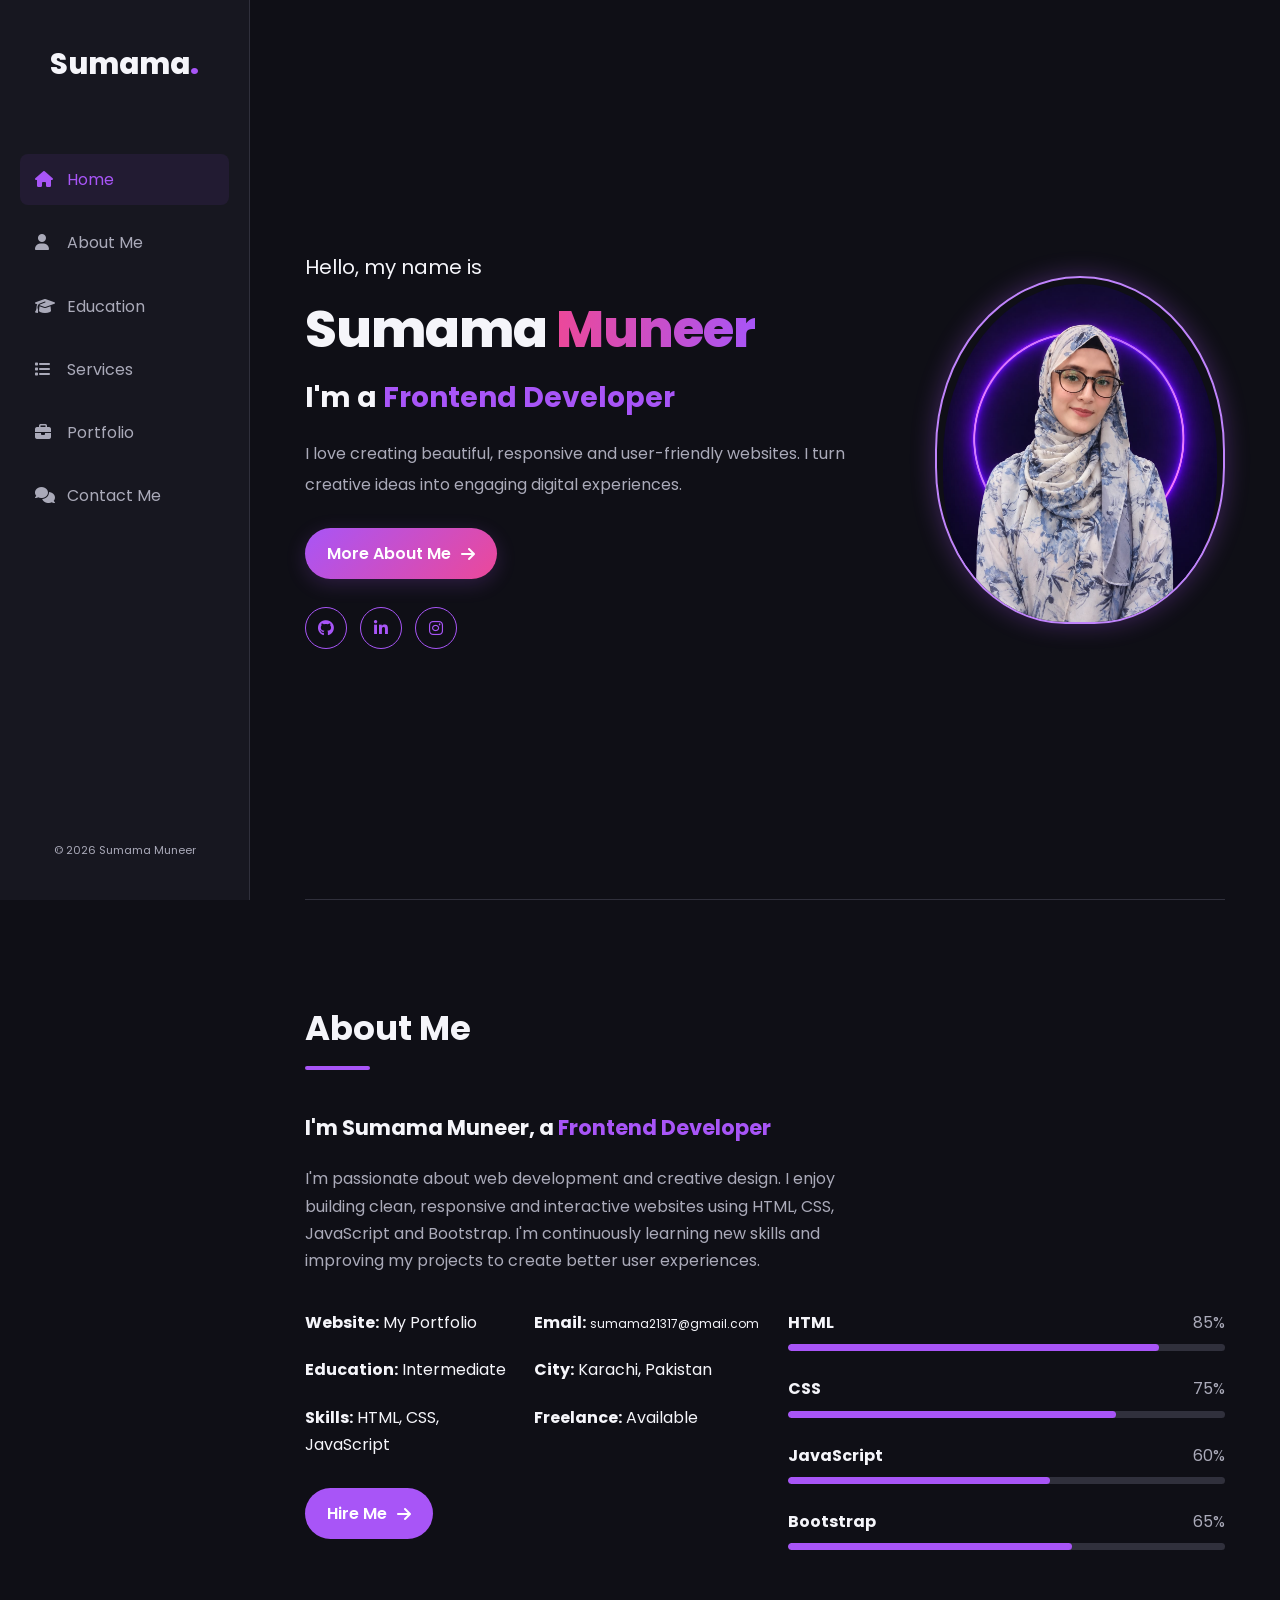
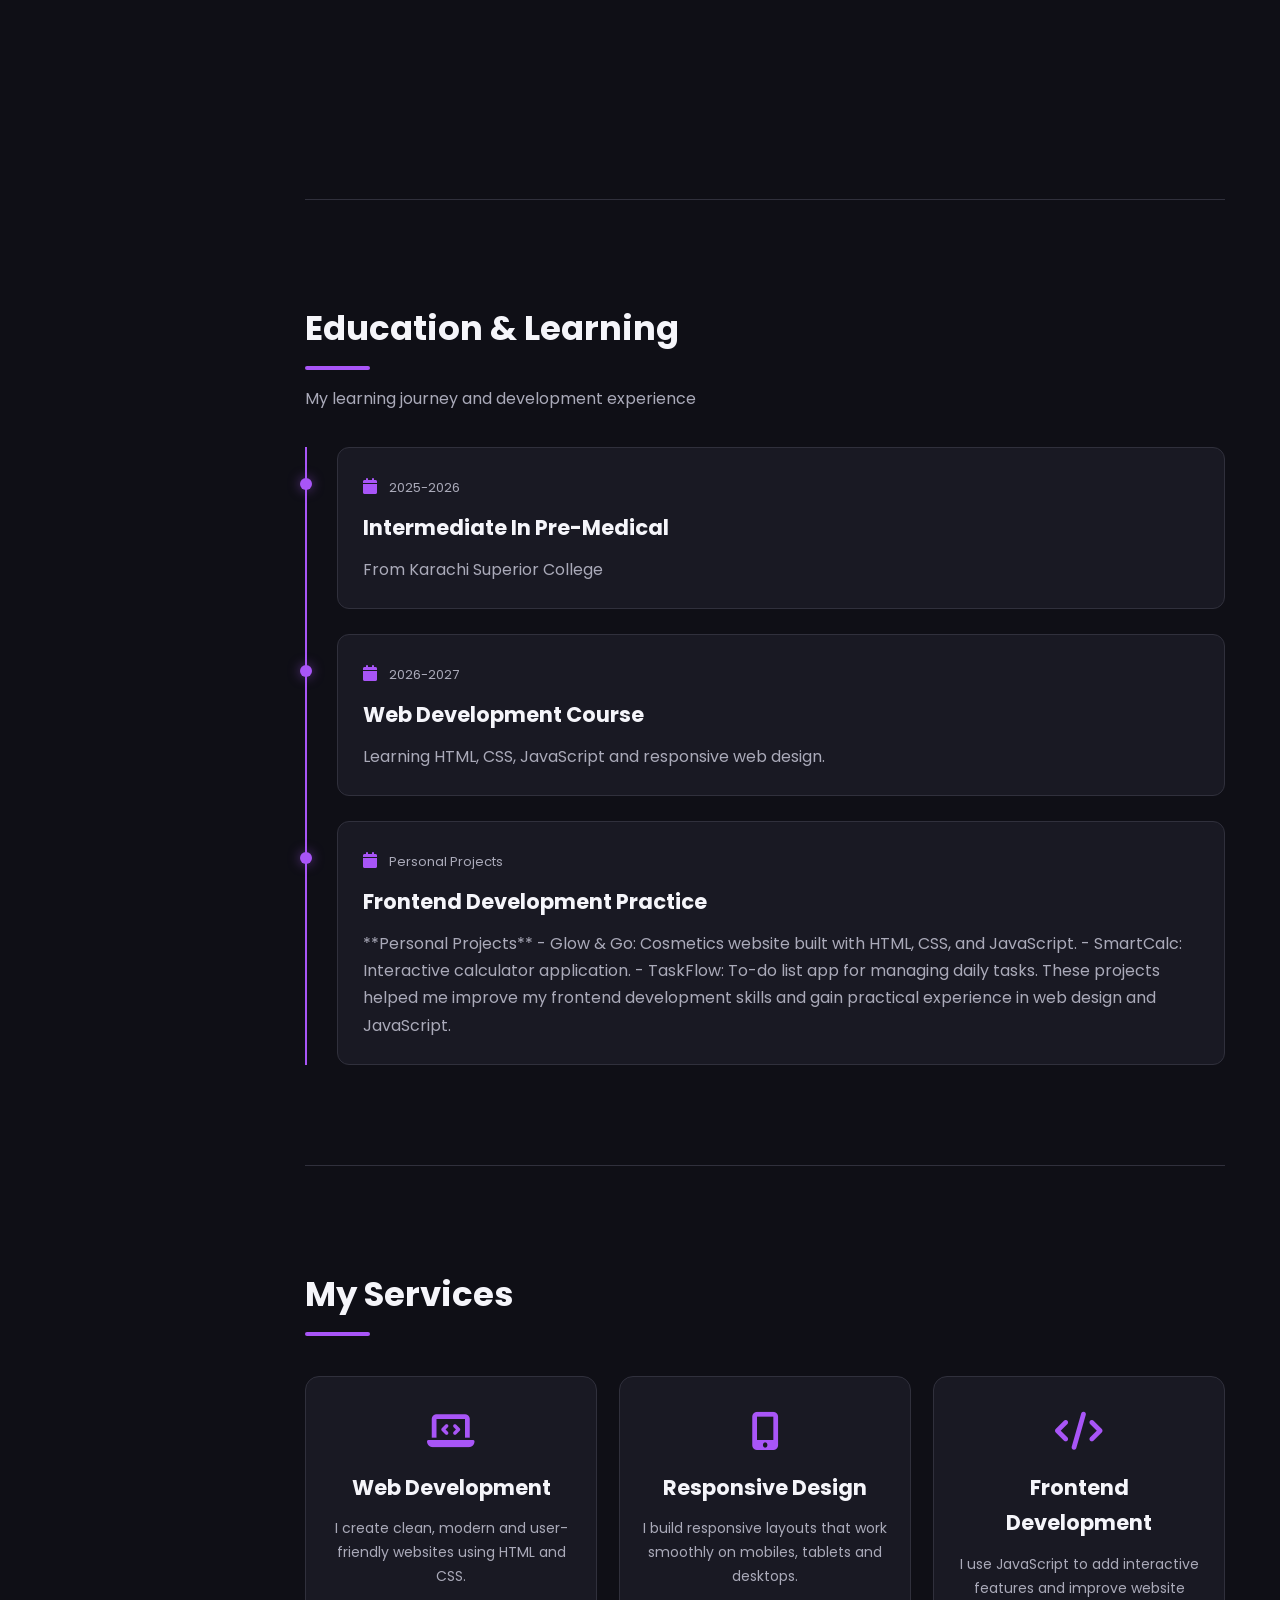
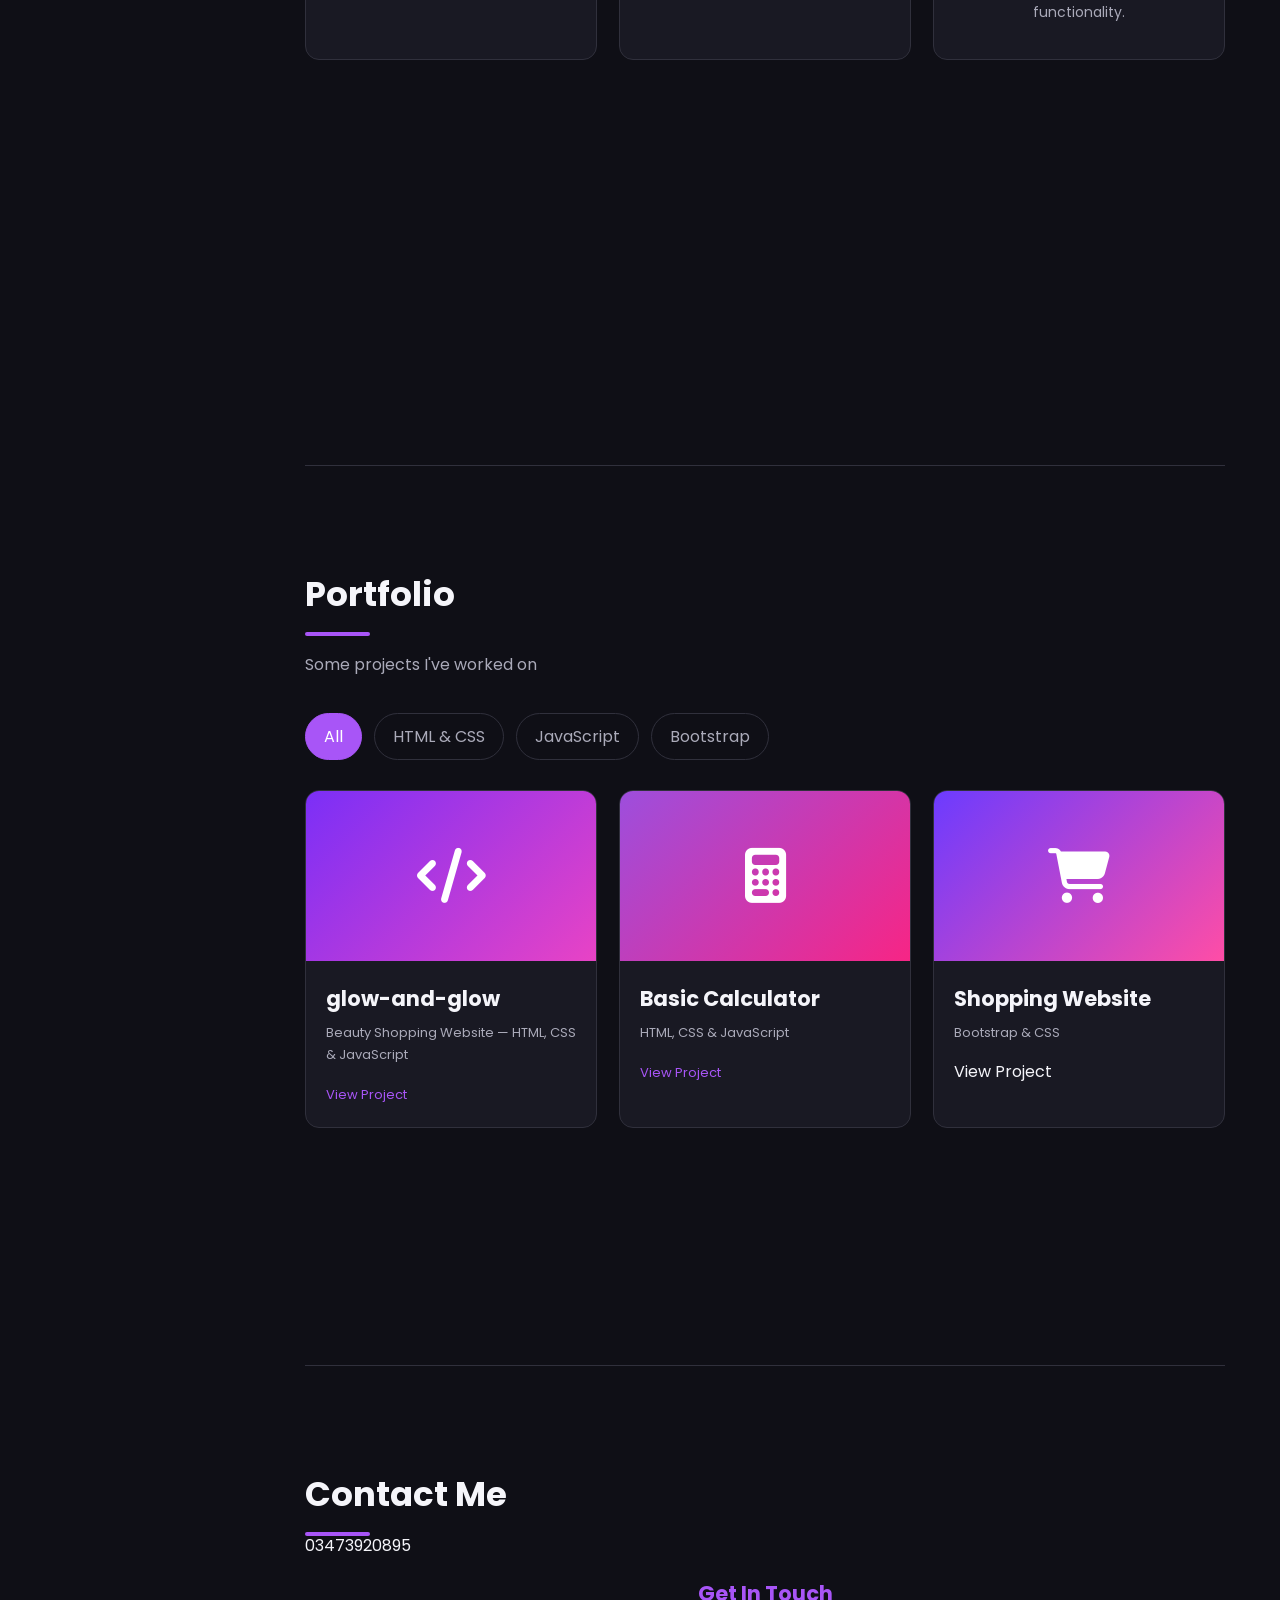
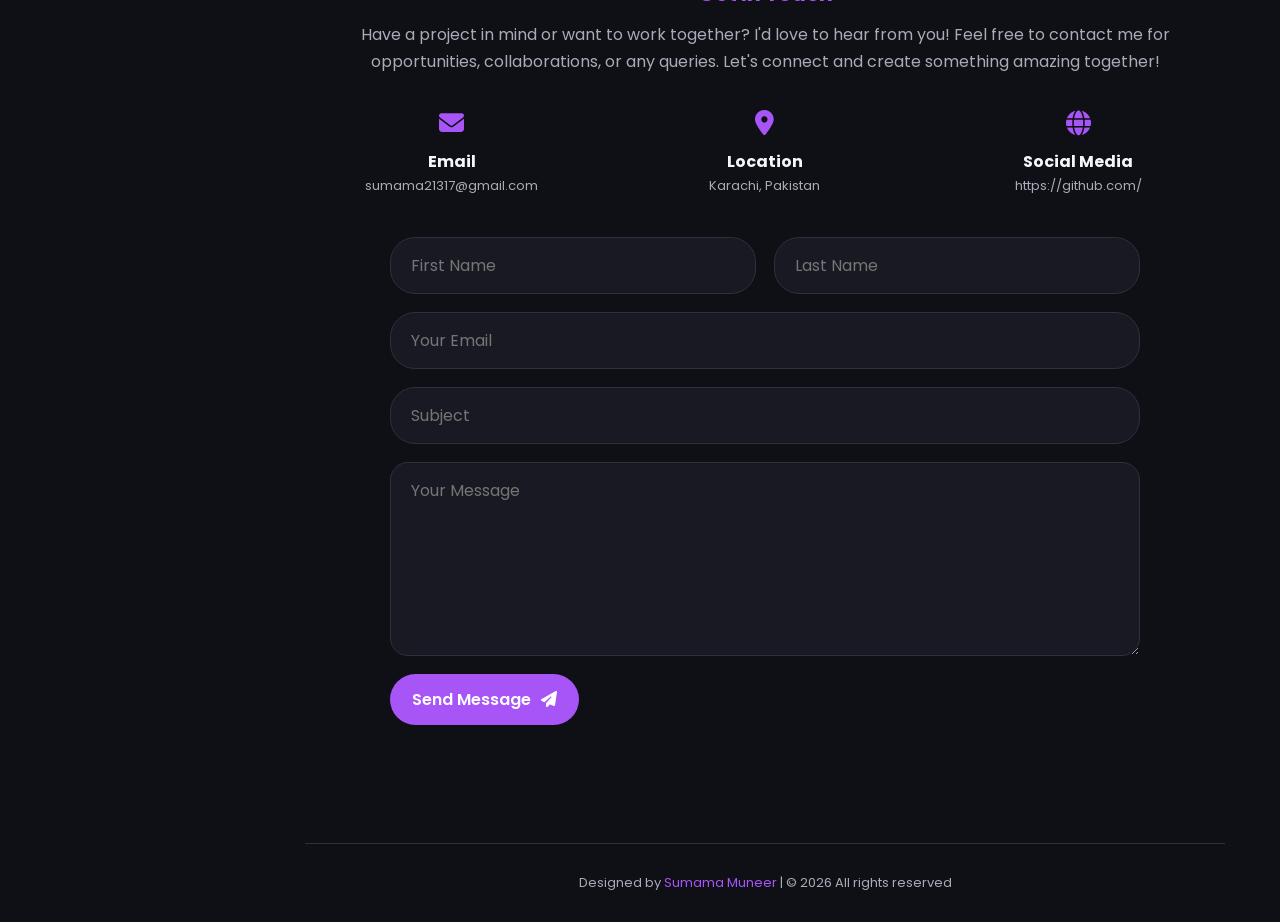
<file: index.html>
<!DOCTYPE html>
<html lang="en">
<head>
    <meta charset="UTF-8">
    <meta name="viewport" content="width=device-width, initial-scale=1.0">
    <title>Sumama Muneer | Frontend Developer</title>
    <link rel="stylesheet" href="style.css">
    <link rel="stylesheet" href="https://cdnjs.cloudflare.com/ajax/libs/font-awesome/6.5.2/css/all.min.css">
</head>
<body>

<aside class="sidebar">
    <a href="#home" class="logo">Sumama<span>.</span></a>

    <nav>
        <a href="#home" class="nav-link active"><i class="fa fa-house"></i> Home</a>
        <a href="#about" class="nav-link"><i class="fa fa-user"></i> About Me</a>
        <a href="#education" class="nav-link"><i class="fa fa-graduation-cap"></i> Education</a>
        <a href="#services" class="nav-link"><i class="fa fa-list"></i> Services</a>
        <a href="#portfolio" class="nav-link"><i class="fa fa-briefcase"></i> Portfolio</a>
        <a href="#contact" class="nav-link"><i class="fa fa-comments"></i> Contact Me</a>
    </nav>

    <p class="side-footer">© 2026 Sumama Muneer</p>
</aside>

<main>
    <section id="home" class="home section">
        <div class="home-info">
            <p class="hello">Hello, my name is</p>
            <h1>Sumama <span>Muneer</span></h1>
            <h2>I'm a <span class="typing">Frontend Developer</span></h2>
            <p class="intro">
                I love creating beautiful, responsive and user-friendly websites.
                I turn creative ideas into engaging digital experiences.
            </p>
            <a href="#about" class="btn">More About Me <i class="fa fa-arrow-right"></i></a>
            <div class="socials">
                <a href="https://github.com/" aria-label="GitHub"><i class="fab fa-github"></i></a>
                <a href="https://www.linkedin.com/" aria-label="LinkedIn"><i class="fab fa-linkedin-in"></i></a>
                <a href="https://www.instagram.com/" aria-label="Instagram"><i class="fab fa-instagram"></i></a>
            </div>
        </div>

        <div class="home-img">
            <div class="photo-frame">
            <img
  src="./profile.jpeg"
  alt="Sumama Muneer"
  class="profile-img"
>
            </div>
        </div>
    </section>

    <section id="about" class="section">
        <div class="section-title">
            <h2>About Me</h2>
            <span></span>
        </div>

        <h3>I'm Sumama Muneer, a <span>Frontend Developer</span></h3>
        <p class="about-text">
            I'm passionate about web development and creative design.
            I enjoy building clean, responsive and interactive websites
            using HTML, CSS, JavaScript and Bootstrap. I'm continuously
            learning new skills and improving my projects to create better
            user experiences.
        </p>

        <div class="about-grid">
            <div class="details">
                <p><b>Website:</b> <span>My Portfolio</span></p>
<p><b>Email:</b> <span class="email-text">sumama21317@gmail.com</span></p>
                <p><b>Education:</b> <span>Intermediate</span></p>
                <p><b>City:</b> <span>Karachi, Pakistan</span></p>
                <p><b>Skills:</b> <span>HTML, CSS, JavaScript</span></p>
                <p><b>Freelance:</b> <span>Available</span></p>
                <a href="#contact" class="btn">Hire Me <i class="fa fa-arrow-right"></i></a>
            </div>

            <div class="skills">
                <div class="skill">
                    <div class="skill-info"><b>HTML</b><span>85%</span></div>
                    <div class="progress"><span style="width:85%"></span></div>
                </div>
                <div class="skill">
                    <div class="skill-info"><b>CSS</b><span>75%</span></div>
                    <div class="progress"><span style="width:75%"></span></div>
                </div>
                <div class="skill">
                    <div class="skill-info"><b>JavaScript</b><span>60%</span></div>
                    <div class="progress"><span style="width:60%"></span></div>
                </div>
                <div class="skill">
                    <div class="skill-info"><b>Bootstrap</b><span>65%</span></div>
                    <div class="progress"><span style="width:65%"></span></div>
                </div>
            </div>
        </div>
    </section>

    <section id="education" class="section">
        <div class="section-title">
            <h2>Education & Learning</h2>
            <span></span>
        </div>
        <p class="section-subtitle">My learning journey and development experience</p>

        <div class="timeline">
            <article class="timeline-card">
                <i class="fa fa-calendar"></i>
                <p class="date">2025-2026</p>
                <h3>Intermediate In Pre-Medical</h3>
                <p>From Karachi Superior College</p>
            </article>

            <article class="timeline-card">
                <i class="fa fa-calendar"></i>
                <p class="date">2026-2027</p>
                <h3>Web Development Course</h3>
                <p>Learning HTML, CSS, JavaScript and responsive web design.</p>
            </article>

            <article class="timeline-card">
                <i class="fa fa-calendar"></i>
                <p class="date">Personal Projects</p>
                <h3>Frontend Development Practice</h3>
                <p>**Personal Projects**

- Glow & Go: Cosmetics website built with HTML, CSS, and JavaScript.
- SmartCalc: Interactive calculator application.
- TaskFlow: To-do list app for managing daily tasks.

These projects helped me improve my frontend development skills and gain practical experience in web design and JavaScript.</p>
            </article>
        </div>
    </section>

        <section id="services" class="section">
        <div class="section-title">
            <h2>My Services</h2>
            <span></span>
        </div>

        <div class="service-grid">

            <article class="service-card">
                <i class="fa fa-laptop-code"></i>
                <h3>Web Development</h3>
                <p>I create clean, modern and user-friendly websites using HTML and CSS.</p>
            </article>

            <article class="service-card">
                <i class="fa fa-mobile-screen-button"></i>
                <h3>Responsive Design</h3>
                <p>I build responsive layouts that work smoothly on mobiles, tablets and desktops.</p>
            </article>

            <article class="service-card">
                <i class="fa fa-code"></i>
                <h3>Frontend Development</h3>
                <p>I use JavaScript to add interactive features and improve website functionality.</p>
            </article>

        </div>
    </section>

    <section id="portfolio" class="section">
        <div class="section-title">
            <h2>Portfolio</h2>
            <span></span>
        </div>
        <p class="section-subtitle">Some projects I've worked on</p>

        <div class="filters">
            <button class="filter active" data-filter="all">All</button>
            <button class="filter" data-filter="html">HTML & CSS</button>
            <button class="filter" data-filter="js">JavaScript</button>
            <button class="filter" data-filter="bootstrap">Bootstrap</button>
        </div>

        <div class="project-grid">
            <article class="project-card" data-category="html">
                <div class="project-image project-one"><i class="fa fa-code"></i></div>
                <div class="project-info">
                    <h3>glow-and-glow</h3>
                    <p>Beauty Shopping Website — HTML, CSS & JavaScript</p>
                <a href="glow-and-go/smartcalc/taskflow/index.html" class="project-link">View Project</a>
                </div>
            </article>

            <article class="project-card" data-category="js">
                <div class="project-image project-two"><i class="fa fa-calculator"></i></div>
                <div class="project-info">
                    <h3>Basic Calculator</h3>
                    <p>HTML, CSS & JavaScript</p>
                <a href="glow-and-go/smartcalc/" class="project-link" target="_blank">View Project</a>
                </div>
            </article>

            <article class="project-card" data-category="bootstrap">
                <div class="project-image project-three"><i class="fa fa-cart-shopping"></i></div>
                <div class="project-info">
                    <h3>Shopping Website</h3>
                    <p>Bootstrap & CSS</p>
                     <a href="glow-and-go/indext.html" target="_blank">View Project</a>
                </div>
            </article>
        </div>
    </section>

    <section id="contact" class="section">
        <div class="section-title">
            <h2>Contact Me</h2>
            <span>03473920895</span>
        </div>

        <h3 class="contact-heading">Get In Touch</h3>
        <p class="contact-subtitle">Have a project in mind or want to work together? I'd love to hear from you! Feel free to contact me for opportunities, collaborations, or any queries.

Let's connect and create something amazing together!</p>

        <div class="contact-grid">
            <div class="contact-item">
                <i class="fa fa-envelope"></i>
                <h3>Email</h3>
                <p>sumama21317@gmail.com</p>
            </div>
            <div class="contact-item">
                <i class="fa fa-location-dot"></i>
                <h3>Location</h3>
                <p>Karachi, Pakistan</p>
            </div>
            <div class="contact-item">
                <i class="fa fa-globe"></i>
                <h3>Social Media</h3>
                <p>https://github.com/</p>
            </div>
        </div>

        <form id="contact-form">
            <div class="form-row">
                <input type="text" id="first-name" placeholder="First Name" required>
                <input type="text" id="last-name" placeholder="Last Name" required>
            </div>
            <input type="email" id="email" placeholder="Your Email" required>
            <input type="text" id="subject" placeholder="Subject" required>
            <textarea id="message" rows="6" placeholder="Your Message" required></textarea>
            <button type="submit" class="btn">Send Message <i class="fa fa-paper-plane"></i></button>
            <p id="form-note"></p>
        </form>
    </section>

    <footer>Designed by <span>Sumama Muneer</span> | © 2026 All rights reserved</footer>
</main>

<button id="back-top" aria-label="Back to top"><i class="fa fa-arrow-up"></i></button>

<script src="script.js"></script>
</body>
</html>
</file>
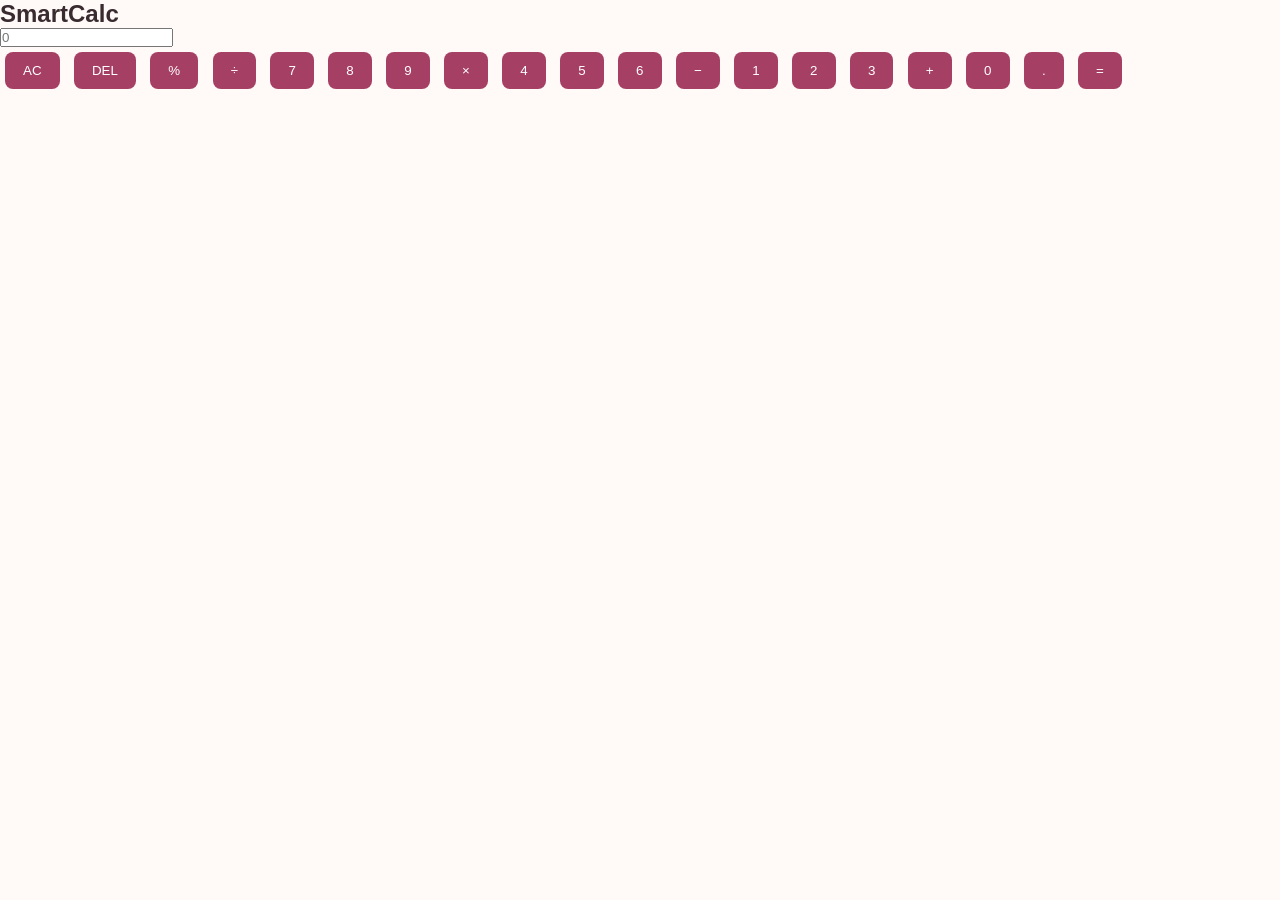
<file: glow-and-go/index.html>
<!DOCTYPE html>
<html lang="en">
<head>
    <meta charset="UTF-8">
    <meta name="viewport" content="width=device-width, initial-scale=1.0">
    <title>SmartCalc</title>
    <link rel="stylesheet" href="style.css">
</head>
<body>
    <div class="calculator">
        <h2>SmartCalc</h2>
        <input type="text" id="display" placeholder="0" readonly>

        <div class="buttons">
            <button onclick="clearDisplay()" class="special">AC</button>
            <button onclick="deleteLast()" class="special">DEL</button>
            <button onclick="appendValue('%')">%</button>
            <button onclick="appendValue('/')" class="operator">÷</button>

            <button onclick="appendValue('7')">7</button>
            <button onclick="appendValue('8')">8</button>
            <button onclick="appendValue('9')">9</button>
            <button onclick="appendValue('*')" class="operator">×</button>

            <button onclick="appendValue('4')">4</button>
            <button onclick="appendValue('5')">5</button>
            <button onclick="appendValue('6')">6</button>
            <button onclick="appendValue('-')" class="operator">−</button>

            <button onclick="appendValue('1')">1</button>
            <button onclick="appendValue('2')">2</button>
            <button onclick="appendValue('3')">3</button>
            <button onclick="appendValue('+')" class="operator">+</button>

            <button onclick="appendValue('0')">0</button>
            <button onclick="appendValue('.')">.</button>
            <button onclick="calculate()" class="equal">=</button>
        </div>
    </div>

    <script src="script.js"></script>
</body>
</html>
</file>
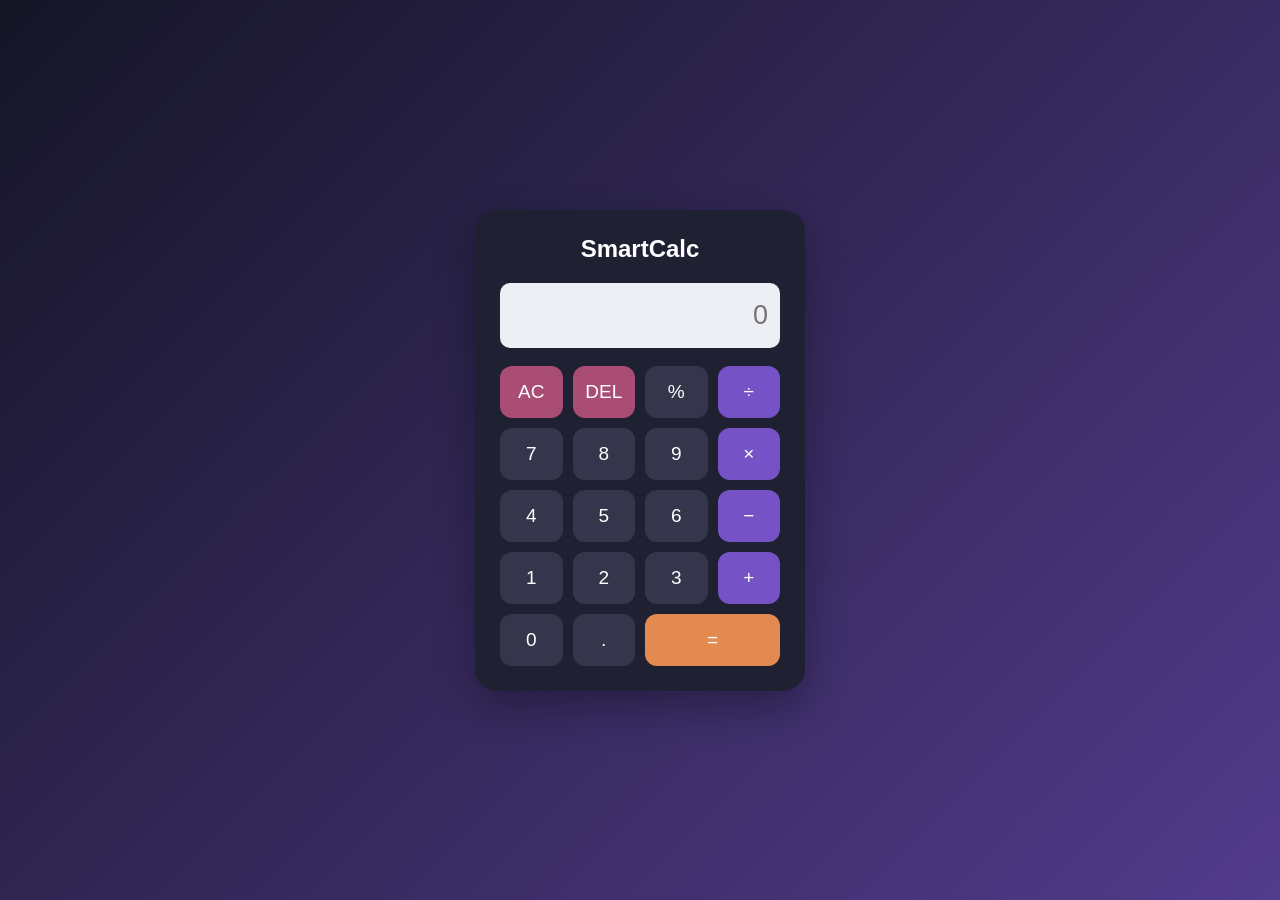
<file: glow-and-go/smartcalc/index.html>
<!DOCTYPE html>
<html lang="en">
<head>
    <meta charset="UTF-8">
    <meta name="viewport" content="width=device-width, initial-scale=1.0">
    <title>SmartCalc</title>
    <link rel="stylesheet" href="style.css">
</head>
<body>
    <div class="calculator">
        <h2>SmartCalc</h2>
        <input type="text" id="display" placeholder="0" readonly>

        <div class="buttons">
            <button onclick="clearDisplay()" class="special">AC</button>
            <button onclick="deleteLast()" class="special">DEL</button>
            <button onclick="appendValue('%')">%</button>
            <button onclick="appendValue('/')" class="operator">÷</button>

            <button onclick="appendValue('7')">7</button>
            <button onclick="appendValue('8')">8</button>
            <button onclick="appendValue('9')">9</button>
            <button onclick="appendValue('*')" class="operator">×</button>

            <button onclick="appendValue('4')">4</button>
            <button onclick="appendValue('5')">5</button>
            <button onclick="appendValue('6')">6</button>
            <button onclick="appendValue('-')" class="operator">−</button>

            <button onclick="appendValue('1')">1</button>
            <button onclick="appendValue('2')">2</button>
            <button onclick="appendValue('3')">3</button>
            <button onclick="appendValue('+')" class="operator">+</button>

            <button onclick="appendValue('0')">0</button>
            <button onclick="appendValue('.')">.</button>
            <button onclick="calculate()" class="equal">=</button>
        </div>
    </div>

    <script src="script.js"></script>
</body>
</html>
</file>
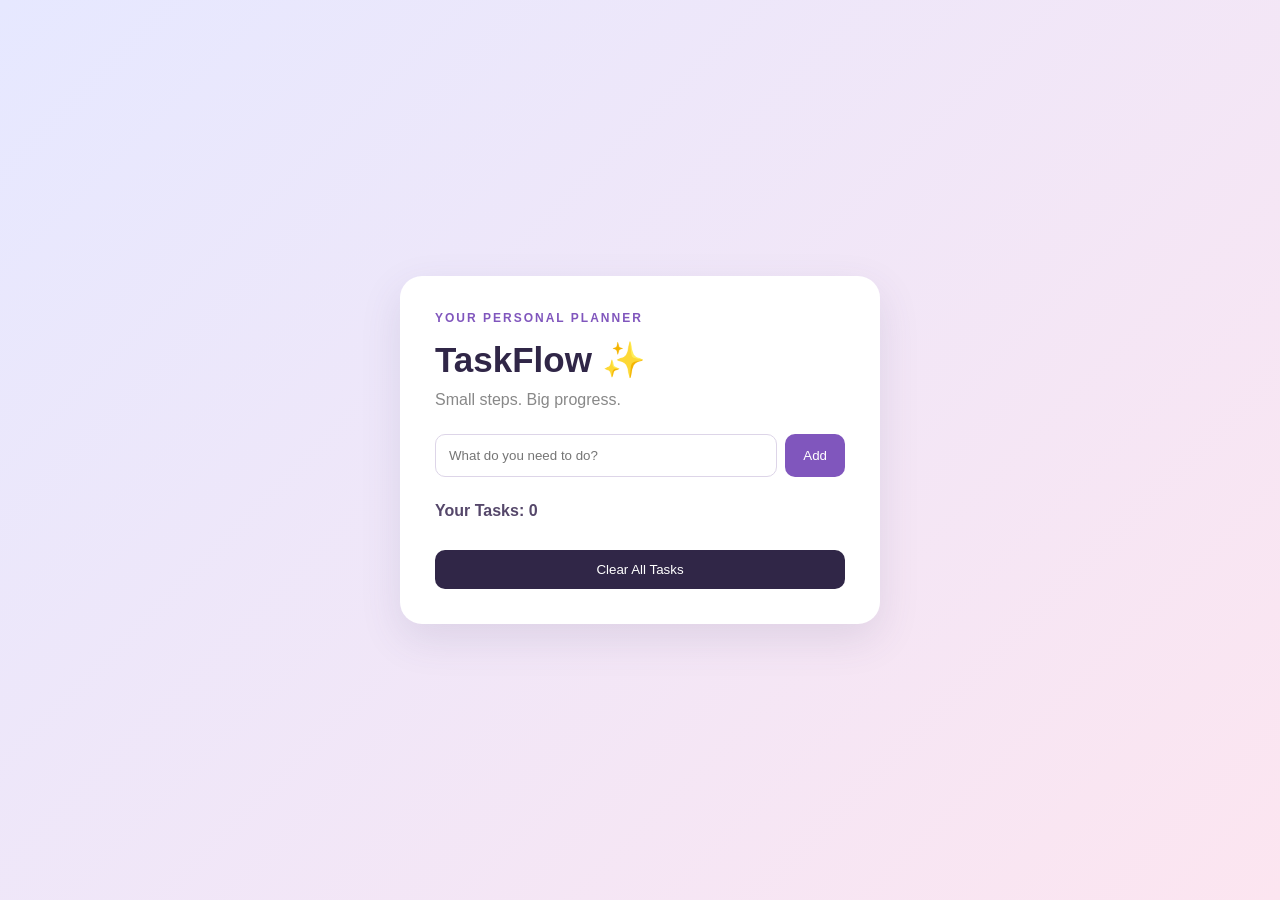
<file: glow-and-go/smartcalc/taskflow/index.html>
<!DOCTYPE html>
<html lang="en">
<head>
    <meta charset="UTF-8">
    <meta name="viewport" content="width=device-width, initial-scale=1.0">
    <title>TaskFlow | To-Do App</title>
    <link rel="stylesheet" href="style.css">
</head>
<body>
    <div class="app">
        <p class="tag">YOUR PERSONAL PLANNER</p>
        <h1>TaskFlow ✨</h1>
        <p class="subtitle">Small steps. Big progress.</p>

        <div class="input-area">
            <input type="text" id="taskInput" placeholder="What do you need to do?">
            <button onclick="addTask()">Add</button>
        </div>

        <p class="task-count">Your Tasks: <span id="count">0</span></p>
        <ul id="taskList"></ul>

        <button class="clear" onclick="clearTasks()">Clear All Tasks</button>
    </div>

    <script src="script.js"></script>
</body>
</html>
</file>
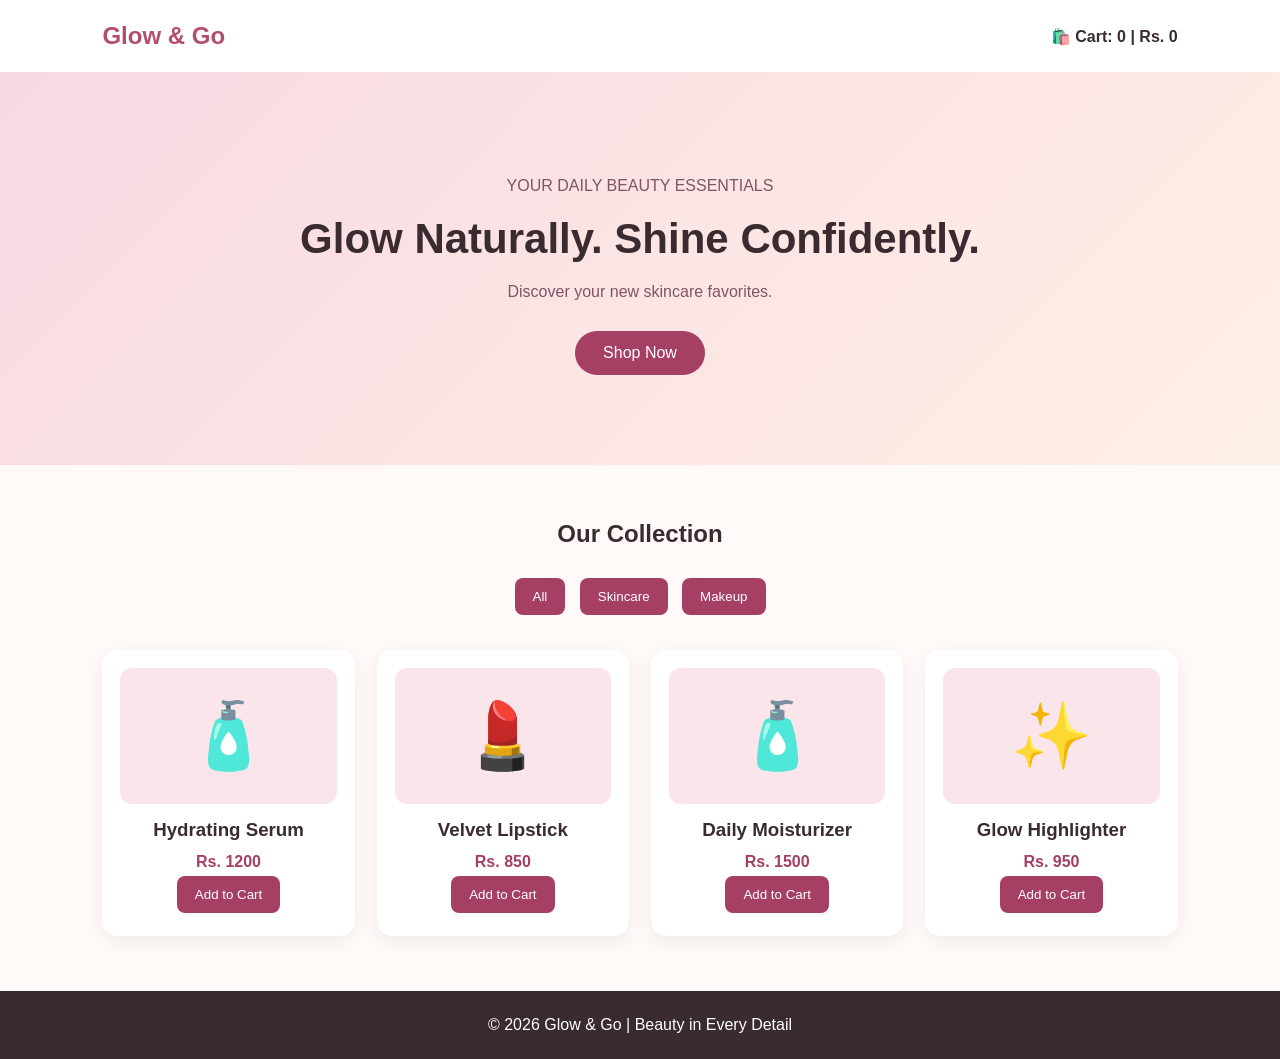
<file: glow-and-go/indext.html>
<!DOCTYPE html>
<html lang="en">
<head>
    <meta charset="UTF-8">
    <meta name="viewport" content="width=device-width, initial-scale=1.0">
    <title>Glow & Go | Beauty Store</title>
    <link rel="stylesheet" href="style.css">
</head>
<body>
    <header>
        <h2>Glow & Go</h2>
        <div class="cart">🛍️ Cart: <span id="count">0</span> | Rs. <span id="total">0</span></div>
    </header>

    <section class="hero">
        <p>YOUR DAILY BEAUTY ESSENTIALS</p>
        <h1>Glow Naturally. Shine Confidently.</h1>
        <p>Discover your new skincare favorites.</p>
        <a href="#products">Shop Now</a>
    </section>

    <main id="products">
        <h2>Our Collection</h2>

        <div class="filters">
            <button onclick="filterProducts('all')">All</button>
            <button onclick="filterProducts('skincare')">Skincare</button>
            <button onclick="filterProducts('makeup')">Makeup</button>
        </div>

        <div class="products">
            <div class="product" data-category="skincare">
                <div class="picture">🧴</div>
                <h3>Hydrating Serum</h3>
                <p>Rs. 1200</p>
                <button onclick="addToCart(1200)">Add to Cart</button>
            </div>

            <div class="product" data-category="makeup">
                <div class="picture">💄</div>
                <h3>Velvet Lipstick</h3>
                <p>Rs. 850</p>
                <button onclick="addToCart(850)">Add to Cart</button>
            </div>

            <div class="product" data-category="skincare">
                <div class="picture">🧴</div>
                <h3>Daily Moisturizer</h3>
                <p>Rs. 1500</p>
                <button onclick="addToCart(1500)">Add to Cart</button>
            </div>

            <div class="product" data-category="makeup">
                <div class="picture">✨</div>
                <h3>Glow Highlighter</h3>
                <p>Rs. 950</p>
                <button onclick="addToCart(950)">Add to Cart</button>
            </div>
        </div>
    </main>

    <footer>© 2026 Glow & Go | Beauty in Every Detail</footer>
    <script src="script.js"></script>
</body>
</html>
</file>
<file: style.css>
@import url('https://fonts.googleapis.com/css2?family=Poppins:wght@300;400;500;600;700;800&display=swap');

:root {
    --accent: #a855f7;
    --accent-dark: #9333ea;
    --bg: #0f0f16;
    --sidebar: #171720;
    --card: #191923;
    --text: #f5f5fa;
    --muted: #aaaab9;
    --border: #30303c;
}

* {
    margin: 0;
    padding: 0;
    box-sizing: border-box;
    scroll-behavior: smooth;
}

body {
    font-family: 'Poppins', sans-serif;
    background: var(--bg);
    color: var(--text);
    line-height: 1.7;
}

a {
    text-decoration: none;
    color: inherit;
}

button, input, textarea {
    font: inherit;
}

.sidebar {
    width: 250px;
    height: 100vh;
    position: fixed;
    top: 0;
    left: 0;
    background: var(--sidebar);
    border-right: 1px solid var(--border);
    display: flex;
    flex-direction: column;
    align-items: center;
    padding: 40px 20px;
    z-index: 1000;
}

.logo {
    font-size: 29px;
    font-weight: 800;
    margin-bottom: 65px;
}

.logo span, .home h1 span, .home h2 span,
.section-title h2 span, .section h3 span,
footer span {
    color: var(--accent);
}

.sidebar nav {
    width: 100%;
    display: flex;
    flex-direction: column;
    gap: 12px;
}

.nav-link {
    padding: 12px 15px;
    color: var(--muted);
    border-radius: 8px;
    transition: .3s;
}

.nav-link i {
    width: 28px;
}

.nav-link:hover, .nav-link.active {
    color: var(--accent);
    background: #a855f714;
}

.side-footer {
    color: var(--muted);
    font-size: 11px;
    margin-top: auto;
}

main {
    margin-left: 250px;
    padding: 0 55px;
}

.section {
    min-height: 100vh;
    padding: 100px 0;
    border-bottom: 1px solid var(--border);
    scroll-margin-top: 20px;
}

.home {
    display: flex;
    align-items: center;
    justify-content: space-between;
    gap: 40px;
}

.home-info {
    flex: 1;
}

.hello {
    font-size: 20px;
    margin-bottom: 8px;
}

.home h1 {
    font-size: clamp(34px, 4vw, 53px);
    line-height: 1.3;
    font-weight: 800;
}

.home h2 {
    font-size: clamp(20px, 2.4vw, 28px);
    margin: 15px 0;

}

.intro, .about-text {
    color: var(--muted);
    font-size: 16px;
    line-height: 1.7;
    margin: 20px 0 28px;
    max-width: 580px;
}

.btn {
    display: inline-flex;
    align-items: center;
    gap: 10px;
    background: var(--accent);
    color: white;
    padding: 12px 22px;
    border: 0;
    border-radius: 30px;
    cursor: pointer;
    font-weight: 600;
    transition: .3s;
}

.btn:hover {
    background: var(--accent-dark);
    transform: translateY(-3px);
    box-shadow: 0 8px 25px #a855f733;
}

.socials {
    display: flex;
    gap: 13px;
    margin-top: 28px;
}

.socials a {
    width: 42px;
    height: 42px;
    display: grid;
    place-items: center;
    border: 1px solid var(--accent);
    color: var(--accent);
    border-radius: 50%;
    transition: .3s;
}

.socials a:hover {
    background: var(--accent);
    color: white;
    transform: translateY(-4px);
}

.home-img {
    width: 300px;
    flex-shrink: 0;
}


.photo-frame {
    width: 100%;
    aspect-ratio: 5 / 6;
    padding: 0;
    border: 3px solid var(--accent);
    border-radius: 50% 50% 45% 45%;
    box-shadow: 0 0 35px #a855f72b;
    overflow: hidden;
}


.photo-frame img {
    display: block;
    width: 100%;
    height: auto;
    aspect-ratio: 5 / 6;
    object-fit: cover;
    object-position: center;
    border-radius: inherit;
}


.section-title {
    margin-bottom: 40px;
}

.section-title h2 {
    font-size: 34px;
    font-weight: 700;
}

.section-title span {
    display: block;
    width: 65px;
    height: 4px;
    background: var(--accent);
    margin-top: 8px;
    border-radius: 5px;
}

.section h3 {
    font-size: 21px;
}

.about-grid {
    display: grid;
    grid-template-columns: 1fr 1fr;
    gap: 45px;
    margin-top: 35px;
}


.details {
    display: grid;
    grid-template-columns: minmax(0, 1fr) minmax(0, 1fr);
    gap: 20px;
    align-content: start;
}

.details p {
    min-width: 0;
}

.details p:nth-child(2) {
    white-space: nowrap;
}

.details p:nth-child(2) span {
    font-size: 12px;
    white-space: nowrap;

}

.details .btn {
    justify-self: start;
    margin-top: 10px;
}

.skills {
    display: flex;
    flex-direction: column;
    gap: 24px;
}

.skill-info {
    display: flex;
    justify-content: space-between;
    margin-bottom: 8px;
}

.skill-info span {
    color: var(--muted);
}

.progress {
    height: 7px;
    background: #30303c;
    border-radius: 10px;
    overflow: hidden;
}

.progress span {
    display: block;
    height: 100%;
    background: var(--accent);
    border-radius: inherit;
}

.section-subtitle {
    color: var(--muted);
    margin-top: -25px;
    margin-bottom: 35px;
}

.timeline {
    border-left: 2px solid var(--accent);
    padding-left: 30px;
    display: grid;
    gap: 25px;
}

.timeline-card {
    background: var(--card);
    border: 1px solid var(--border);
    border-radius: 12px;
    padding: 25px;
    position: relative;
    transition: .3s;
}

.timeline-card::before {
    content: "";
    position: absolute;
    left: -38px;
    top: 30px;
    width: 12px;
    height: 12px;
    border-radius: 50%;
    background: var(--accent);
    box-shadow: 0 0 12px #a855f788;
}

.timeline-card > i {
    color: var(--accent);
    margin-right: 8px;
}

.date {
    display: inline-block;
    color: var(--muted);
    font-size: 13px;
}

.timeline-card h3 {
    margin: 10px 0;
}

.timeline-card p:last-child {
    color: var(--muted);
}

.timeline-card:hover, .service-card:hover,
.project-card:hover {
    transform: translateY(-6px);
    border-color: var(--accent);
}

.service-grid {
    display: grid;
    grid-template-columns: repeat(3, 1fr);
    gap: 22px;
}

.service-card {
    background: var(--card);
    border: 1px solid var(--border);
    padding: 35px 22px;
    text-align: center;
    border-radius: 14px;
    transition: .3s;
}

.service-card > i {
    font-size: 38px;
    color: var(--accent);
    margin-bottom: 20px;
}

.service-card h3 {
    margin-bottom: 12px;
}

.service-card p {
    color: var(--muted);
    font-size: 14px;
}

.filters {
    display: flex;
    flex-wrap: wrap;
    gap: 12px;
    margin: 30px 0;
}

.filter {
    padding: 9px 18px;
    border: 1px solid var(--border);
    border-radius: 25px;
    background: transparent;
    color: var(--muted);
    cursor: pointer;
    transition: .3s;
}

.filter:hover, .filter.active {
    background: var(--accent);
    border-color: var(--accent);
    color: white;
}

.project-grid {
    display: grid;
    grid-template-columns: repeat(3, minmax(0, 1fr));
    gap: 22px;
}

.project-card {
    background: var(--card);
    border: 1px solid var(--border);
    border-radius: 14px;
    overflow: hidden;
    transition: .3s;
}

.project-image {
    height: 170px;
    display: grid;
    place-items: center;
    font-size: 55px;
    color: white;
}

.project-one {
    background: linear-gradient(135deg, #7b2ff7, #e843c5);
}

.project-two {
    background: linear-gradient(135deg, #9d4edd, #f72585);
}

.project-three {
    background: linear-gradient(135deg, #6c3bff, #ff4da6);
}

.project-info {
    padding: 20px;
}

.project-info h3 {
    margin-bottom: 5px;
}

.project-info p {
    color: var(--muted);
    font-size: 13px;
    margin-bottom: 14px;
}

.project-link {
    color: var(--accent);
    font-size: 13px;
}

.project-card.hidden {
    display: none;
}

.contact-heading {
    color: var(--accent);
    text-align: center;
}

.contact-subtitle {
    color: var(--muted);
    text-align: center;
    margin: 10px 0 35px;
}

.contact-grid {
    display: grid;
    grid-template-columns: repeat(3, 1fr);
    gap: 20px;
    margin-bottom: 40px;
}

.contact-item {
    text-align: center;
    overflow-wrap: anywhere;
}

.contact-item i {
    color: var(--accent);
    font-size: 25px;
    margin-bottom: 12px;
}

.contact-item h3 {
    font-size: 16px;
}

.contact-item p {
    color: var(--muted);
    font-size: 13px;
}

form {
    max-width: 750px;
    margin: auto;
    display: flex;
    flex-direction: column;
    gap: 18px;
}

.form-row {
    display: grid;
    grid-template-columns: 1fr 1fr;
    gap: 18px;
}

input, textarea {
    width: 100%;
    background: var(--card);
    color: white;
    border: 1px solid var(--border);
    border-radius: 25px;
    padding: 14px 20px;
    outline: none;
    transition: .3s;
}

textarea {
    resize: vertical;
    border-radius: 18px;
}

input:focus, textarea:focus {
    border-color: var(--accent);
    box-shadow: 0 0 0 3px #a855f71a;
}

form .btn {
    align-self: flex-start;
}

#form-note {
    color: var(--accent);
    font-size: 13px;
}

footer {
    text-align: center;
    padding: 28px 0;
    color: var(--muted);
    font-size: 13px;
}

#back-top {
    position: fixed;
    bottom: 25px;
    right: 25px;
    width: 45px;
    height: 45px;
    background: var(--accent);
    color: white;
    border: none;
    border-radius: 50%;
    cursor: pointer;
    display: none;
    z-index: 999;
}

#back-top.show {
    display: block;
}

@media (max-width: 1200px) {
    .sidebar {
        width: 210px;
    }

    main {
        margin-left: 210px;
        padding: 0 30px;
    }

    .home-img {
        width: 245px;
    }

    .photo-frame img {
        height: 300px;
    }

    .service-grid, .project-grid {
        grid-template-columns: repeat(2, minmax(0, 1fr));
    }
}

@media (max-width: 850px) {
    .sidebar {
        width: 100%;
        height: auto;
        position: sticky;
        padding: 12px 15px;
        border-right: 0;
        border-bottom: 1px solid var(--border);
    }

    .logo {
        margin: 0 0 10px;
        font-size: 24px;
    }

    .sidebar nav {
        flex-direction: row;
        overflow-x: auto;
        gap: 7px;
        padding-bottom: 3px;
    }

    .nav-link {
        flex-shrink: 0;
        font-size: 12px;
        padding: 8px 10px;
    }

    .nav-link i {
        display: none;
    }

    .side-footer {
        display: none;
    }

    main {
        margin-left: 0;
        padding: 0 25px;
    }

    .section {
        min-height: auto;
        padding: 75px 0;
    }

    .home {
        min-height: 85vh;
    }
}

@media (max-width: 600px) {
    main {
        padding: 0 18px;
    }

    .home {
        flex-direction: column-reverse;
        text-align: center;
        justify-content: center;
        gap: 30px;
        padding-top: 45px;
    }

    .home-img {
        width: 205px;
    }

    .photo-frame img {
        height: 280px;
    }

    .home h1 {
        font-size: 35px;
    }

    .home h2 {
        font-size: 21px;
    }

    .intro {
        font-size: 14px;
    }

    .socials {
        justify-content: center;
    }

    .section-title h2 {
        font-size: 28px;
    }

    .about-grid, .details, .service-grid,
    .project-grid, .contact-grid, .form-row {
        grid-template-columns: 1fr;
    }

    .about-grid {
        gap: 35px;
    }

    .details {
        gap: 12px;
    }

    .timeline {
        padding-left: 22px;
    }

    .timeline-card::before {
        left: -30px;
    }

    .project-image {
        height: 190px;
    }

    .contact-grid {
        gap: 28px;
    }

    .section-subtitle {
        font-size: 13px;
    }
}
/* Home Section Improvements */

.home {
    gap: 55px;
    justify-content: space-between;
}

.home-info {
    flex: 1;
    min-width: 0;
}

.home h1 {
    letter-spacing: -1px;
    margin: 12px 0;
}

.home h1 span {
    background: linear-gradient(90deg, #ec4899, #a855f7);
    -webkit-background-clip: text;
    background-clip: text;
    color: transparent;
}

.home h2 {
    line-height: 1.5;
}

.home .intro {
    line-height: 1.9;
    max-width: 540px;
}

.home-info .btn {
    color: #ffffff;
    background: linear-gradient(135deg, #a855f7, #ec4899);
    min-width: 165px;
    min-height: 48px;
    justify-content: center;
    box-shadow: 0 5px 20px #a855f733;
}

.home-info .btn i {
    color: #ffffff;
}

.home-img {
    width: 290px;
    flex-shrink: 0;
}

.photo-frame {
    border: 2px solid #c084fc;
    padding: 6px;
    box-shadow: 0 0 25px #a855f755;
    transition: transform 0.4s ease, box-shadow 0.4s ease;
}

.photo-frame:hover {
    transform: translateY(-5px);
    box-shadow: 0 0 40px #a855f777;
}

.photo-frame img {
    display: block;
    width: 100%;
    height: 350px;
    object-fit: cover;
    object-position: center center;
    border-radius: 50% 50% 45% 45%;
}

@media (max-width: 600px) {
    .home {
        gap: 30px;
    }

    .home-img {
        width: 280px;
    }

   .photo-frame img {
    display: block;
    width: 100%;
    height: 280px;
    object-fit: cover;
    object-position: center 25%;
    border-radius: inherit;
}
/* About Me Improvements */

#about > h3 {
    font-size: 25px;
    line-height: 1.6;
    margin-bottom: 15px;
}

#about .about-text {
    color: #b8b8c8;
    font-size: 15px;
    line-height: 2;
    max-width: 850px;
    margin: 15px 0 35px;
}

#about .about-grid {
    align-items: start;
    gap: 35px;
}

#about .details {
    gap: 16px;
}

#about .details p {
    background: #191923;
    border: 1px solid #30303c;
    border-radius: 10px;
    padding: 14px;
    font-size: 13px;
    line-height: 1.8;
    transition: .3s;
}

#about .details p:hover {
    border-color: #a855f7;
    transform: translateY(-3px);
}

#about .details p b {
    display: block;
    color: #c084fc;
    margin-bottom: 4px;
}

#about .details p span {
    color: #eeeeF5;
    overflow-wrap: anywhere;
}

#about .skills {
    background: #191923;
    padding: 25px;
    border: 1px solid #30303c;
    border-radius: 14px;
}

#about .progress {
    height: 8px;
    background: #30303c;
}

#about .progress span {
    background: linear-gradient(90deg, #a855f7, #ec4899);
    border-radius: 10px;
}

@media (max-width: 600px) {
    #about .about-grid {
        grid-template-columns: 1fr;
    }

    #about .details {
        grid-template-columns: 1fr 1fr;
    }

    #about .skills {
        padding: 20px;
    }
}
.home .btn {
    color: #ffffff;
    background: linear-gradient(135deg, #a855f7, #ec4899);
    min-width: 165px;
    justify-content: center;
}
/* About Section Final Polish */

#about .about-grid {
    gap: 28px;
    align-items: stretch;
}

#about .details {
    gap: 12px;
}

#about .details p {
    min-width: 0;
    min-height: 90px;
    overflow-wrap: anywhere;
}

#about .skills {
    align-self: stretch;
    justify-content: center;
}

#about .skill-info {
    align-items: center;
    gap: 10px;
}

#about .skill-info strong {
    font-size: 14px;
}

#about .skill-info span {
    white-space: nowrap;
    font-size: 13px;
}

#about .details .btn {
    align-self: start;
}

@media (max-width: 600px) {
    #about .about-grid {
        grid-template-columns: 1fr;
    }

    #about .details {
        grid-template-columns: 1fr 1fr;
    }
}
#about .details p {
    overflow-wrap: anywhere;
}

#about .details p span {
    font-size: 12px;
}

#about .about-grid {
    gap: 24px;
}

#about .skills {
    padding: 22px;
    border-radius: 16px;
}

#about .progress {
    height: 7px;
}
/* Portfolio Professional Design */

#portfolio .section-subtitle {
    color: #b8b8c8;
    margin: 15px 0 30px;
}

#portfolio .filters {
    display: flex;
    flex-wrap: wrap;
    gap: 12px;
    margin-bottom: 30px;
}

#portfolio .filter {
    padding: 10px 18px;
    border: 1px solid #393344;
    border-radius: 25px;
    background: #191923;
    color: #eeeeF5;
    cursor: pointer;
    transition: 0.3s;
}

#portfolio .filter:hover,
#portfolio .filter.active {
    background: linear-gradient(135deg, #a855f7, #ec4899);
    border-color: transparent;
    color: white;
}

#portfolio .project-grid {
    display: grid;
    grid-template-columns: repeat(3, minmax(0, 1fr));
    gap: 24px;
}

#portfolio .project-card {
    overflow: hidden;
    background: #191923;
    border: 1px solid #34303f;
    border-radius: 16px;
    transition: transform 0.3s, border-color 0.3s;
}

#portfolio .project-card:hover {
    transform: translateY(-8px);
    border-color: #b35cff;
}

#portfolio .project-image {
    height: 190px;
    display: flex;
    align-items: center;
    justify-content: center;
    font-size: 55px;
    color: white;
    background: linear-gradient(135deg, #312e81, #86198f, #be185d);
}

#portfolio .project-two {
    background: linear-gradient(135deg, #1e3a8a, #7e22ce);
}

#portfolio .project-three {
    background: linear-gradient(135deg, #134e4a, #6d28d9, #be185d);
}

#portfolio .project-info {
    padding: 22px;
}

#portfolio .project-info h3 {
    font-size: 20px;
    margin-bottom: 10px;
    color: #ffffff;
}

#portfolio .project-info p {
    color: #b8b8c8;
    font-size: 14px;
    margin-bottom: 20px;
}

#portfolio .project-link {
    display: inline-flex;
    align-items: center;
    gap: 8px;
    color: #d8a4ff;
    text-decoration: none;
    font-weight: 600;
}

#portfolio .project-link:hover {
    color: #ff80c8;
}

@media (max-width: 900px) {
    #portfolio .project-grid {
        grid-template-columns: repeat(2, minmax(0, 1fr));
    }
}

@media (max-width: 600px) {
    #portfolio .project-grid {
        grid-template-columns: 1fr;
    }

    #portfolio .project-image {
        height: 210px;
    }
}
.service-grid {
    display: grid;
    grid-template-columns: repeat(3, 1fr);
    gap: 25px;
}

.service-card {
    padding: 30px 22px;
    text-align: center;
    border-radius: 15px;
    
    box-shadow: 0 5px 20px rgba(0, 0, 0, 0.08);
    transition: 0.3s ease;
}

.service-card:hover {
    transform: translateY(-8px);
    box-shadow: 0 12px 28px rgba(0, 0, 0, 0.15);
}

.service-card i {
    font-size: 40px;
    margin-bottom: 18px;
    background: linear-gradient(135deg, #a855f7, #ec4899);
    -webkit-background-clip: text;
    -webkit-text-fill-color: transparent;
    transition: 0.3s ease;
}

.service-card:hover i {
    transform: scale(1.15);
}

.service-card h3 {
    margin-bottom: 12px;
    font-size: 20px;
}

.service-card p {
    line-height: 1.7;
}

@media (max-width: 768px) {
    .service-grid {
        grid-template-columns: 1fr;
    }
    @media (max-width: 768px) {
    .profile-img {
        width: 250px;
        max-width: 80%;
        height: auto;
    }
.profile-img {
  display: block;
  width: 100px;
  max-width: 350px%;
  height: auto;
  border-radius: 0;
  object-fit: contain;
  margin: 25px auto;
  aspect-ratio: 5 / 6;
  overflow: hidden;

}
        
@media (max-width: 600px) {
    .home-img {
        width: 220px;
        max-width: 75vw;
        margin: 0 auto;
    }

    .photo-frame {
        width: 100%;
        padding: 4px;
        overflow: hidden;
    }

    .photo-frame img {
        display: block;
        width: 100%;
        height: 280px;
        object-fit: cover;
        object-position: center top;
    }
    
@media (max-width: 600px) {
    .home-img {
        width: 280px;
        max-width: 90vw;
        margin: 0 auto;
    }

    .photo-frame img {
        width: 100%;
        height: auto;
        aspect-ratio: 3 / 4;
        object-fit: contain;
        object-position: center;
    }
}

.details p {
    min-width: 0;
}

.details p span {
    overflow-wrap: normal;
    word-break: normal;
}

.details p a {
    white-space: nowrap;
    overflow-wrap: normal;
    word-break: keep-all;
}

.details .email-text {
    white-space: nowrap;
    overflow-wrap: normal;
    word-break: normal;
    font-size: 13px;
}

@media (min-width: 769px) {
    .details p:nth-child(2) {
        white-space: nowrap;
        font-size: 13px;
    }

    .details p:nth-child(2) span {
        white-space: nowrap;
        font-size: 13px;
    }
}

@media (max-width: 600px) {
    .home-img {
        width: 280px;
        max-width: 90vw;
        margin: 0 auto;
    }

    .photo-frame {
        width: 100%;
        padding: 0;
        overflow: hidden;
    }

    .photo-frame img {
        display: block;
        width: 100%;
        height: 360px;
        object-fit: cover;
        object-position: center;
    }
}
</file>
<file: glow-and-go/style.css>
* {
    margin: 0;
    padding: 0;
    box-sizing: border-box;
}

body {
    font-family: Arial, sans-serif;
    background: #fffaf7;
    color: #392b30;
}

header {
    display: flex;
    justify-content: space-between;
    align-items: center;
    padding: 22px 8%;
    background: white;
}

header h2 {
    color: #b34d70;
}

.cart {
    font-weight: bold;
}

.hero {
    text-align: center;
    padding: 90px 20px;
    background: linear-gradient(135deg, #f8d9e2, #fff0e7);
}

.hero p {
    margin: 15px;
    color: #805365;
}

.hero h1 {
    font-size: 42px;
    margin: 20px 0;
}

.hero a {
    display: inline-block;
    margin-top: 15px;
    padding: 13px 28px;
    background: #a63f64;
    color: white;
    text-decoration: none;
    border-radius: 25px;
}

main {
    padding: 55px 8%;
    text-align: center;
}

main h2 {
    margin-bottom: 25px;
}

.filters {
    margin-bottom: 30px;
}

button {
    border: none;
    background: #a63f64;
    color: white;
    padding: 11px 18px;
    margin: 5px;
    border-radius: 8px;
    cursor: pointer;
}

.products {
    display: grid;
    grid-template-columns: repeat(4, 1fr);
    gap: 22px;
}

.product {
    background: white;
    padding: 18px;
    border-radius: 15px;
    box-shadow: 0 5px 20px #00000010;
    transition: 0.3s;
}

.product:hover {
    transform: translateY(-7px);
}

.picture {
    background: #fae5eb;
    font-size: 65px;
    padding: 30px 10px;
    border-radius: 12px;
    margin-bottom: 15px;
}

.product h3 {
    margin: 12px 0;
}

.product p {
    color: #a63f64;
    font-weight: bold;
}

footer {
    padding: 25px;
    text-align: center;
    background: #392b30;
    color: white;
}

@media (max-width: 800px) {
    .products {
        grid-template-columns: repeat(2, 1fr);
    }

    .hero h1 {
        font-size: 30px;
    }
}

@media (max-width: 450px) {
    .products {
        grid-template-columns: 1fr;
    }

    header {
        padding: 18px;
    }
}
</file>
<file: glow-and-go/smartcalc/style.css>
* {
    margin: 0;
    padding: 0;
    box-sizing: border-box;
}

body {
    min-height: 100vh;
    display: flex;
    justify-content: center;
    align-items: center;
    background: linear-gradient(135deg, #151526, #523b8c);
    font-family: Arial, sans-serif;
}

.calculator {
    width: 330px;
    padding: 25px;
    border-radius: 22px;
    background: #202033;
    box-shadow: 0 15px 40px #00000050;
}

h2 {
    text-align: center;
    color: white;
    margin-bottom: 20px;
}

#display {
    width: 100%;
    height: 65px;
    padding: 12px;
    margin-bottom: 18px;
    border: none;
    border-radius: 10px;
    background: #eeeeF5;
    font-size: 27px;
    text-align: right;
}

.buttons {
    display: grid;
    grid-template-columns: repeat(4, 1fr);
    gap: 10px;
}

button {
    height: 52px;
    border: none;
    border-radius: 12px;
    background: #35354c;
    color: white;
    font-size: 19px;
    cursor: pointer;
}

button:hover {
    background: #505070;
}

.special {
    background: #a94d75;
}

.operator {
    background: #7652c7;
}

.equal {
    background: #e28a50;
    grid-column: span 2;
}
</file>
<file: glow-and-go/smartcalc/taskflow/style.css>
* {
    margin: 0;
    padding: 0;
    box-sizing: border-box;
}

body {
    min-height: 100vh;
    display: flex;
    justify-content: center;
    align-items: center;
    padding: 20px;
    background: linear-gradient(135deg, #e6e8ff, #fce5f0);
    font-family: Arial, sans-serif;
}

.app {
    width: 100%;
    max-width: 480px;
    padding: 35px;
    border-radius: 22px;
    background: white;
    box-shadow: 0 15px 40px #52477b20;
}

.tag {
    color: #8056bd;
    font-size: 12px;
    font-weight: bold;
    letter-spacing: 2px;
}

h1 {
    margin-top: 15px;
    color: #302647;
    font-size: 35px;
}

.subtitle {
    color: #888;
    margin: 10px 0 25px;
}

.input-area {
    display: flex;
    gap: 8px;
}

input {
    width: 100%;
    min-width: 0;
    padding: 13px;
    border: 1px solid #ddd5e8;
    border-radius: 10px;
    outline: none;
}

input:focus {
    border-color: #8056bd;
}

button {
    padding: 12px 18px;
    border: none;
    border-radius: 10px;
    background: #8056bd;
    color: white;
    cursor: pointer;
}

.task-count {
    margin: 25px 0 15px;
    color: #55476a;
    font-weight: bold;
}

ul {
    list-style: none;
}

li {
    display: flex;
    align-items: center;
    justify-content: space-between;
    gap: 10px;
    padding: 13px;
    margin-bottom: 10px;
    border-radius: 10px;
    background: #f7f4fc;
    overflow-wrap: anywhere;
}

li span {
    flex: 1;
    cursor: pointer;
}

li.done span {
    text-decoration: line-through;
    color: #999;
}

li button {
    padding: 7px 10px;
    background: #e65d7a;
}

.clear {
    width: 100%;
    margin-top: 15px;
    background: #302647;
}

@media (max-width: 400px) {
    .app {
        padding: 22px;
    }

    h1 {
        font-size: 29px;
    }
}
</file>
